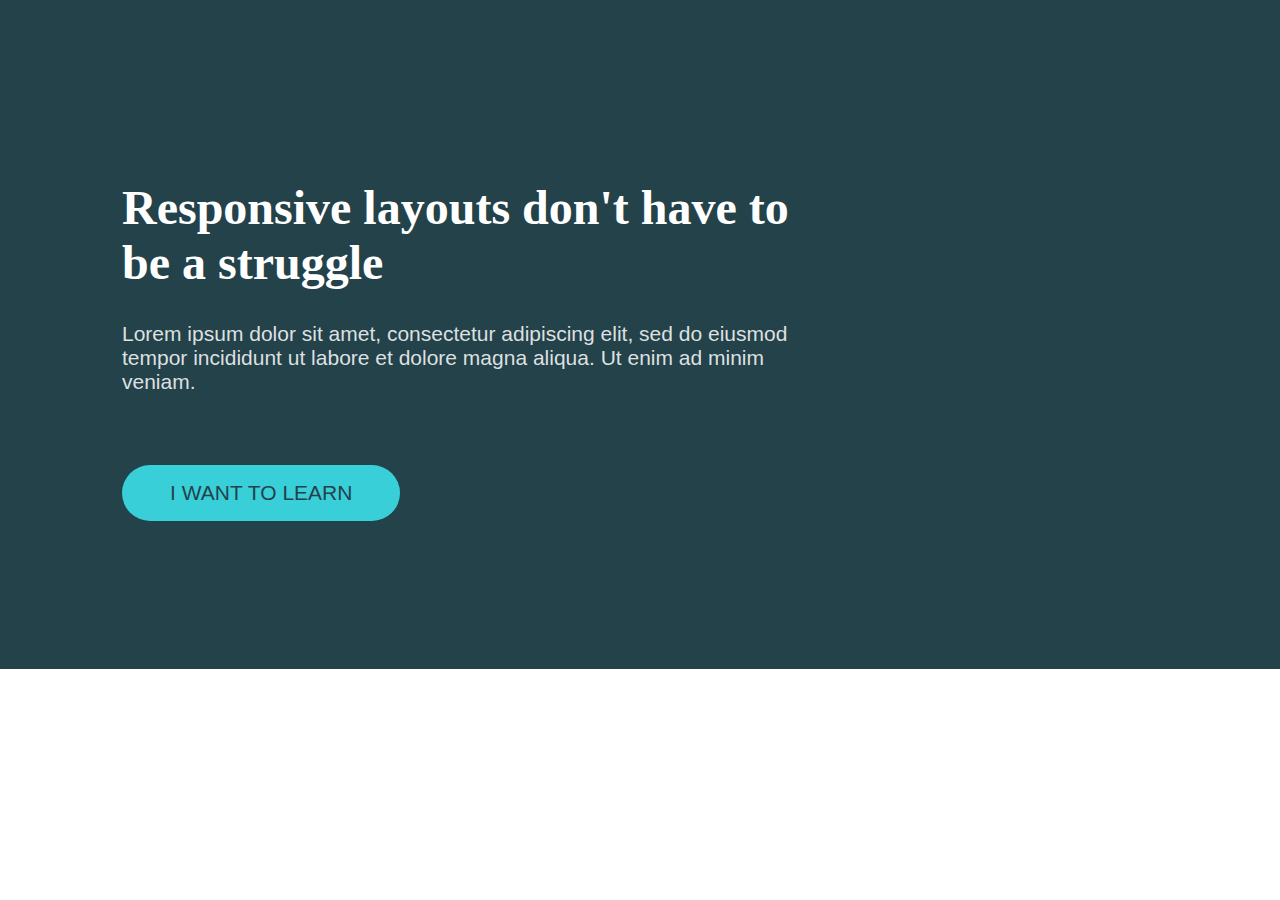
<file: Challenge 3/index.html>
<!DOCTYPE html>
<html lang="en">
<head> 
    <meta charset="UTF-8">
    <meta name="viewport" content="width=device-width, initial-scale=1.0">
    <title>Day 01</title>
 
    <link rel="stylesheet" href="style.css">
</head>
<body>

    <div class="intro">
        <div class="container">
            <div class="intro-content">
                <h1>Responsive layouts don't have to be a struggle</h1>
                <p>Lorem ipsum dolor sit amet, consectetur adipiscing elit, 
                    sed do eiusmod tempor incididunt ut labore et dolore magna aliqua. 
                    Ut enim ad minim veniam.</p>
            </div>
            <button class="button-1">I want to learn</button></div>
        </div> 

</body>
</html>
</file>
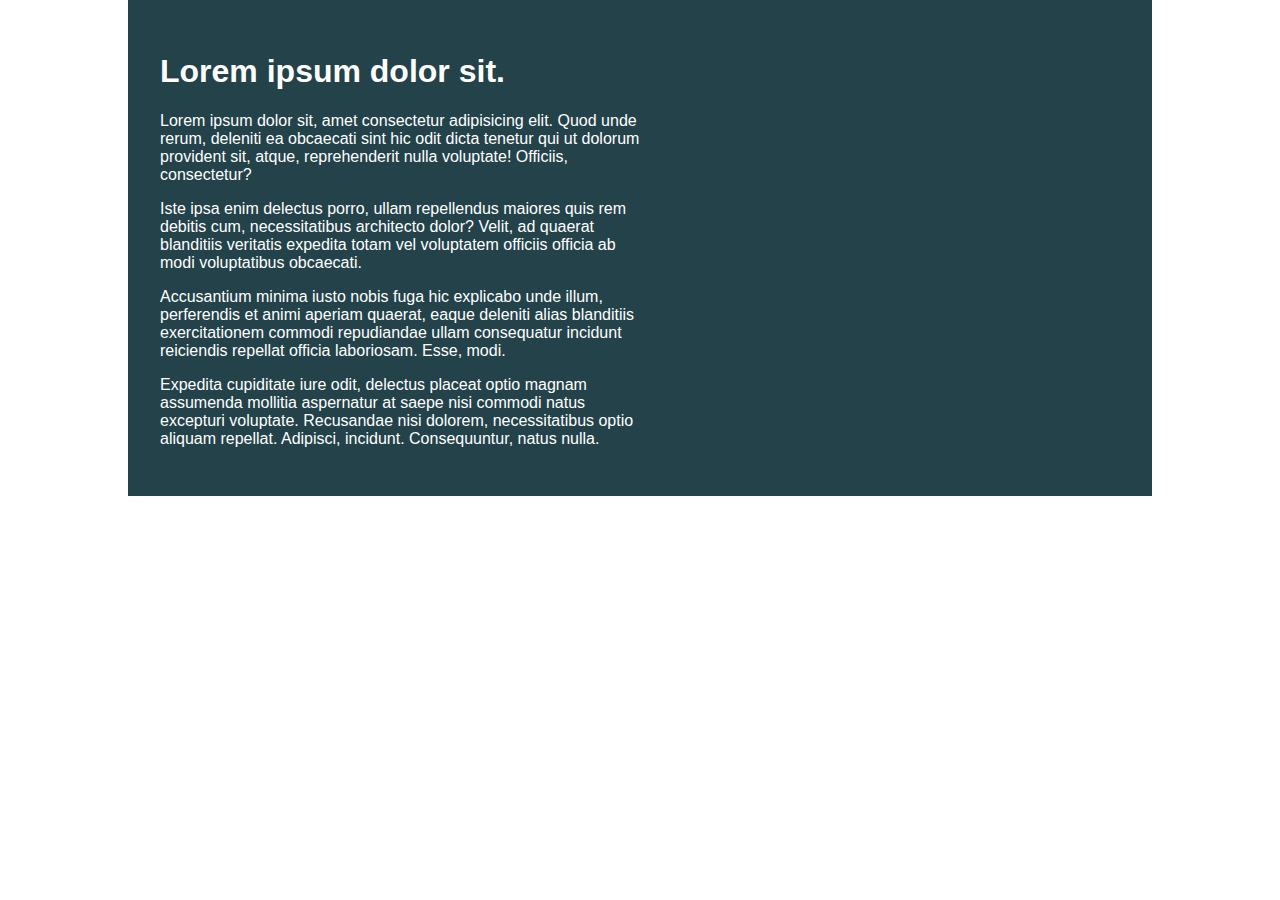
<file: challenge01/index.html>
<!DOCTYPE html>
<html lang="en">

<head>
    <meta charset="UTF-8">
    <meta name="viewport" content="width=device-width, initial-scale=1.0">
    <title>Day 01</title>

    <link rel="stylesheet" href="style.css">
</head>

<body>
    <div class="container">
        <div class="intro-content">
            <h1>Lorem ipsum dolor sit.</h1>
            <p>Lorem ipsum dolor sit, amet consectetur adipisicing elit. Quod unde rerum, deleniti ea obcaecati sint hic
                odit dicta tenetur qui ut dolorum provident sit, atque, reprehenderit nulla voluptate! Officiis,
                consectetur?</p>
            <p>Iste ipsa enim delectus porro, ullam repellendus maiores quis rem debitis cum, necessitatibus architecto
                dolor? Velit, ad quaerat blanditiis veritatis expedita totam vel voluptatem officiis officia ab modi
                voluptatibus obcaecati.</p>
            <p>Accusantium minima iusto nobis fuga hic explicabo unde illum, perferendis et animi aperiam quaerat, eaque
                deleniti alias blanditiis exercitationem commodi repudiandae ullam consequatur incidunt reiciendis
                repellat officia laboriosam. Esse, modi.</p>
            <p>Expedita cupiditate iure odit, delectus placeat optio magnam assumenda mollitia aspernatur at saepe nisi
                commodi natus excepturi voluptate. Recusandae nisi dolorem, necessitatibus optio aliquam repellat.
                Adipisci, incidunt. Consequuntur, natus nulla.</p>
        </div>
    </div>
</body>

</html>
</file>
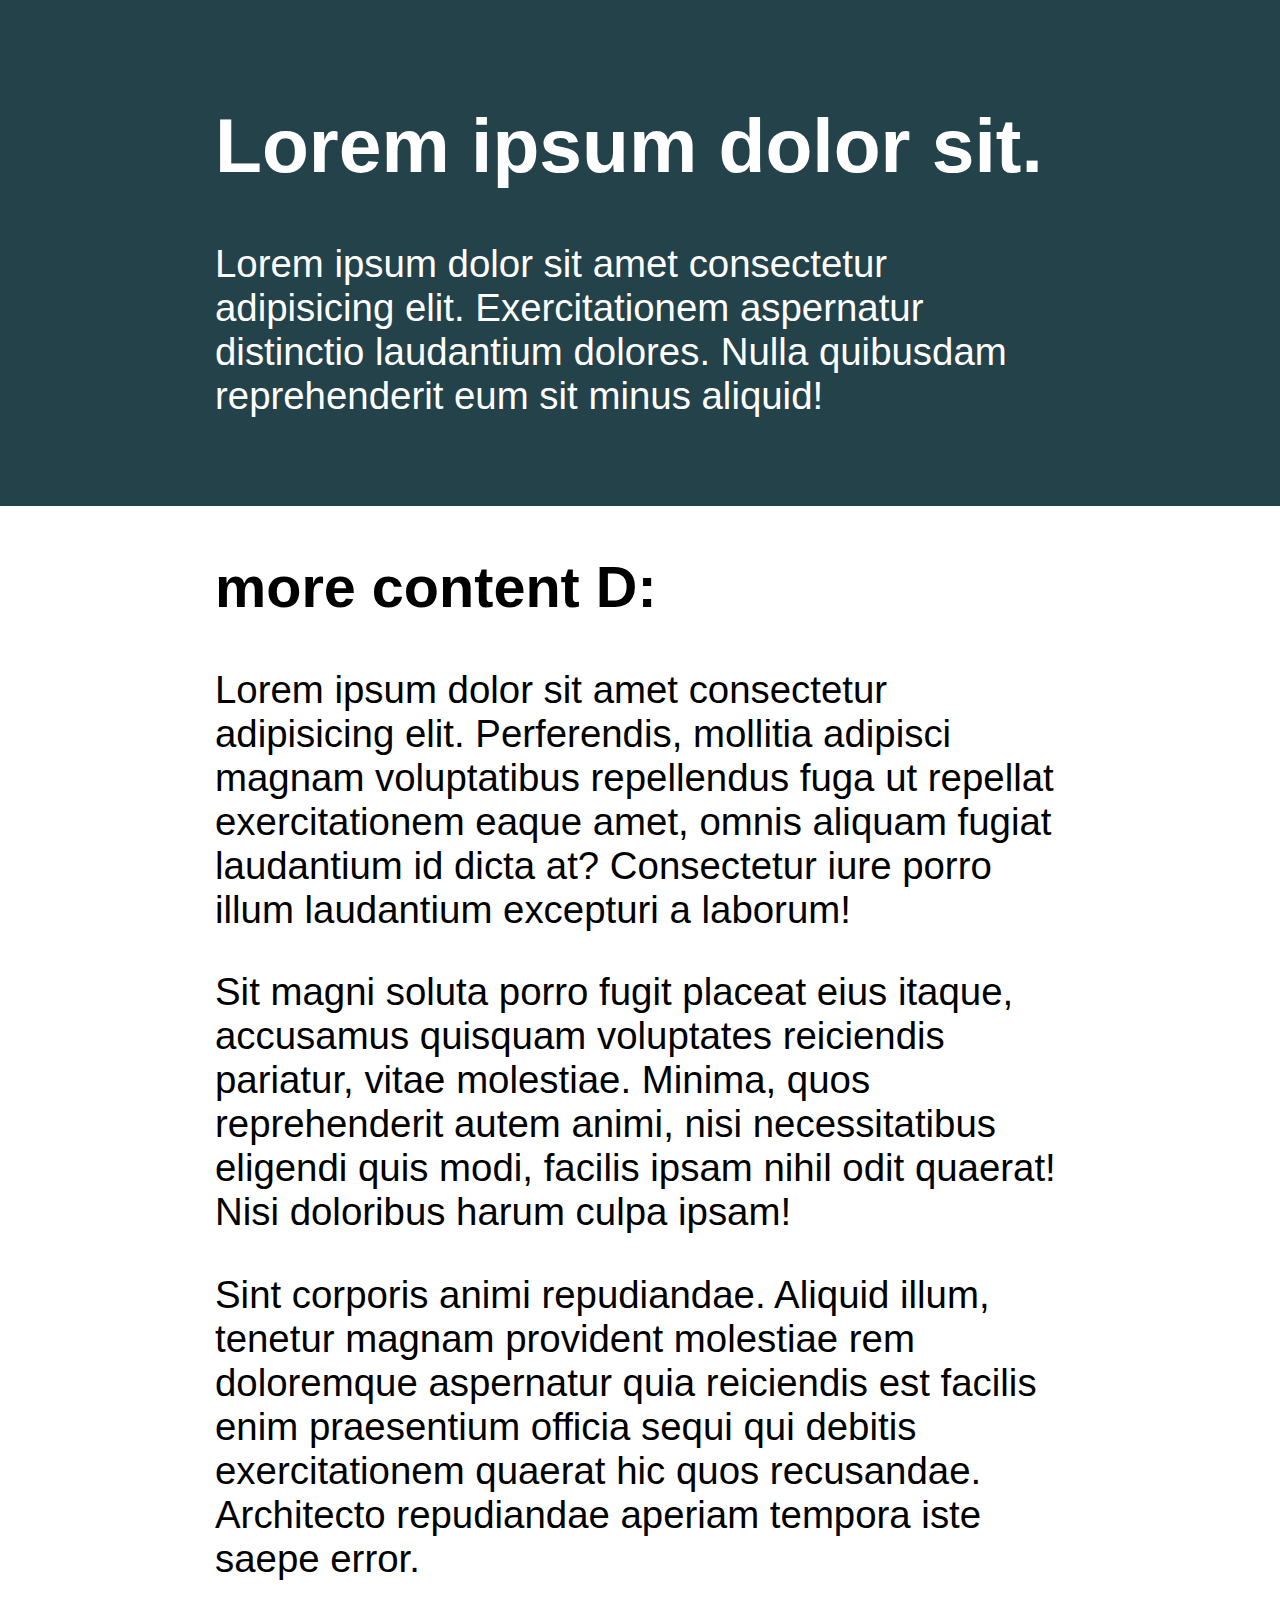
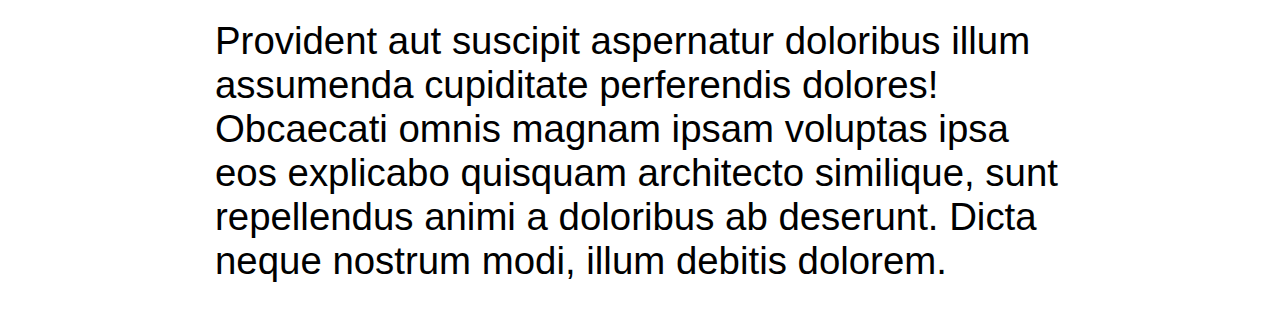
<file: challenge02/index.html>
<!DOCTYPE html>
<html lang="en">
<head> 
    <meta charset="UTF-8">
    <meta name="viewport" content="width=device-width, initial-scale=1.0">
    <title>Day 01</title>
 
    <link rel="stylesheet" href="style.css">
</head>
<body>

    <div class="container">
        <div class="intro-content">
            <h1>Lorem ipsum dolor sit.</h1>
            <p>Lorem ipsum dolor sit amet consectetur adipisicing elit. Exercitationem aspernatur distinctio laudantium dolores. Nulla quibusdam reprehenderit eum sit minus aliquid!</p>
        </div>
    </div>
    <!-- Added a new class-->
    <div class="body-content">
    <h2>more content D:</h2>
    <p>Lorem ipsum dolor sit amet consectetur adipisicing elit. Perferendis, mollitia adipisci magnam voluptatibus repellendus fuga ut repellat exercitationem eaque amet, omnis aliquam fugiat laudantium id dicta at? Consectetur iure porro illum laudantium excepturi a laborum!</p>
    <p>Sit magni soluta porro fugit placeat eius itaque, accusamus quisquam voluptates reiciendis pariatur, vitae molestiae. Minima, quos reprehenderit autem animi, nisi necessitatibus eligendi quis modi, facilis ipsam nihil odit quaerat! Nisi doloribus harum culpa ipsam!</p>
    <p>Sint corporis animi repudiandae. Aliquid illum, tenetur magnam provident molestiae rem doloremque aspernatur quia reiciendis est facilis enim praesentium officia sequi qui debitis exercitationem quaerat hic quos recusandae. Architecto repudiandae aperiam tempora iste saepe error.</p>
    <p>Provident aut suscipit aspernatur doloribus illum assumenda cupiditate perferendis dolores! Obcaecati omnis magnam ipsam voluptas ipsa eos explicabo quisquam architecto similique, sunt repellendus animi a doloribus ab deserunt. Dicta neque nostrum modi, illum debitis dolorem.</p>
</div>

</body>
</html>
</file>
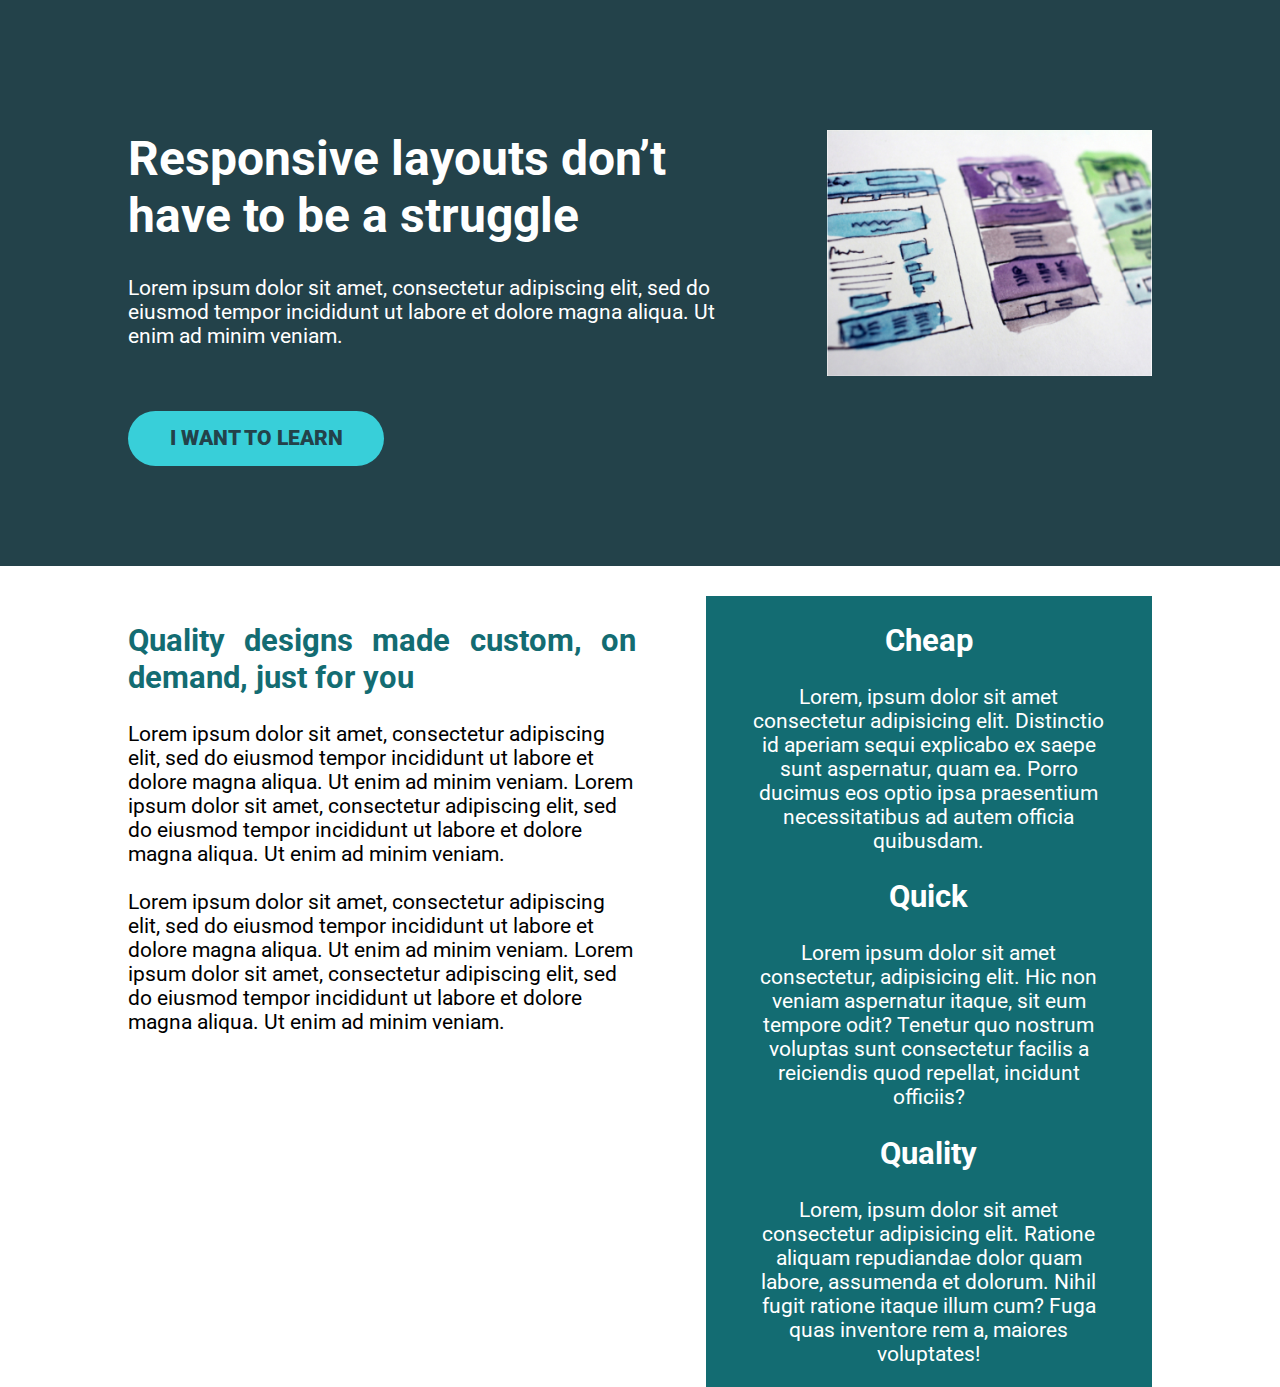
<file: Flexbox challenge 2/index.html>
<!DOCTYPE html>
<html lang="en">
<head>
    <meta charset="UTF-8">
    <meta name="viewport" content="width=device-width, initial-scale=1.0">
    <title>Conquering Rsponsive Layouts</title>
    <link href="https://fonts.googleapis.com/css2?family=Roboto:wght@400;900&display=swap" rel="stylesheet"> 
    <link rel="stylesheet" href="style.css">
</head>
<body>
    <div class="hero">
        <div class="container row">
            <div class="hero__text">
                <h1>Responsive layouts don’t have to be a struggle</h1>
                <p>Lorem ipsum dolor sit amet, consectetur adipiscing elit, sed do eiusmod tempor incididunt ut labore et dolore magna aliqua. Ut enim ad minim veniam.</p>
                <a href="#" class="btn">I want to learn</a>
            </div>
            <div class="hero__img">
                <img src="img/hero-img.jpg" alt="mockup">
            </div>
        </div>
    </div> 
    <section class="container row">
                <div class="content">
                    <h2>
                        Quality designs made custom, on demand, just for you
                    </h2>
                    <p>
                        Lorem ipsum dolor sit amet, consectetur adipiscing elit, sed do eiusmod tempor incididunt ut labore et dolore magna aliqua. Ut enim ad minim veniam. 
                        Lorem ipsum dolor sit amet, consectetur adipiscing elit, sed do eiusmod tempor incididunt ut labore et dolore magna aliqua. Ut enim ad minim veniam.<br>
<br>
Lorem ipsum dolor sit amet, consectetur adipiscing elit, sed do eiusmod tempor incididunt ut labore et dolore magna aliqua. Ut enim ad minim veniam. 
Lorem ipsum dolor sit amet, consectetur adipiscing elit, sed do eiusmod tempor incididunt ut labore et dolore magna aliqua. Ut enim ad minim veniam.
                    </p>
                </div>
        </div>
                    <aside class="sidebar">
                    
                            <h2>Cheap</h2>
                            <p>Lorem, ipsum dolor sit amet consectetur adipisicing elit. Distinctio id aperiam sequi explicabo ex saepe sunt aspernatur, quam ea. Porro ducimus eos optio ipsa praesentium necessitatibus ad autem officia quibusdam.</p>
                        
                            <h2>Quick</h2>
                            <p>Lorem ipsum dolor sit amet consectetur, adipisicing elit. Hic non veniam aspernatur itaque, sit eum tempore odit? Tenetur quo nostrum voluptas sunt consectetur facilis a reiciendis quod repellat, incidunt officiis?</p>
                       
                            <h2>Quality</h2>
                            <p>Lorem, ipsum dolor sit amet consectetur adipisicing elit. Ratione aliquam repudiandae dolor quam labore, assumenda et dolorum. Nihil fugit ratione itaque illum cum? Fuga quas inventore rem a, maiores voluptates!</p>
                                       
                    </aside>
            </div>
            </div>
        </div>
    </section>
    

</body>
</html>
</file>
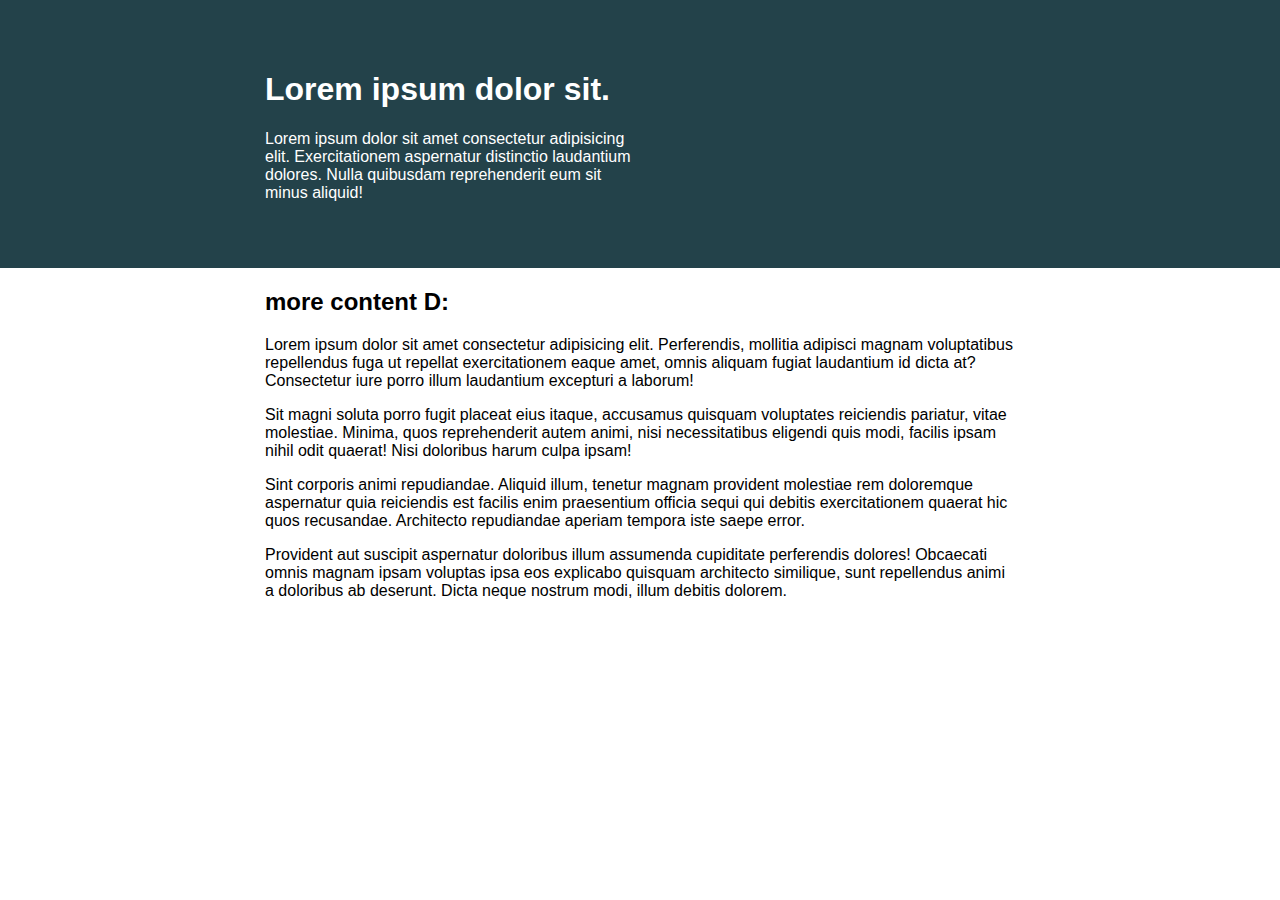
<file: challenge02/KP-solution/index.html>
<!DOCTYPE html>
<html lang="en">
<head> 
    <meta charset="UTF-8">
    <meta name="viewport" content="width=device-width, initial-scale=1.0">
    <title>Day 01</title>
 
    <link rel="stylesheet" href="style.css">
</head>
<body>

    <div class="intro">
        <div class="container">
            <div class="intro-content">
                <h1>Lorem ipsum dolor sit.</h1>
                <p>Lorem ipsum dolor sit amet consectetur adipisicing elit. Exercitationem aspernatur distinctio laudantium dolores. Nulla quibusdam reprehenderit eum sit minus aliquid!</p>
            </div>
        </div>
    </div>


    <div class="container">
        <h2>more content D:</h2>
        <p>Lorem ipsum dolor sit amet consectetur adipisicing elit. Perferendis, mollitia adipisci magnam voluptatibus repellendus fuga ut repellat exercitationem eaque amet, omnis aliquam fugiat laudantium id dicta at? Consectetur iure porro illum laudantium excepturi a laborum!</p>
        <p>Sit magni soluta porro fugit placeat eius itaque, accusamus quisquam voluptates reiciendis pariatur, vitae molestiae. Minima, quos reprehenderit autem animi, nisi necessitatibus eligendi quis modi, facilis ipsam nihil odit quaerat! Nisi doloribus harum culpa ipsam!</p>
        <p>Sint corporis animi repudiandae. Aliquid illum, tenetur magnam provident molestiae rem doloremque aspernatur quia reiciendis est facilis enim praesentium officia sequi qui debitis exercitationem quaerat hic quos recusandae. Architecto repudiandae aperiam tempora iste saepe error.</p>
        <p>Provident aut suscipit aspernatur doloribus illum assumenda cupiditate perferendis dolores! Obcaecati omnis magnam ipsam voluptas ipsa eos explicabo quisquam architecto similique, sunt repellendus animi a doloribus ab deserunt. Dicta neque nostrum modi, illum debitis dolorem.</p>
    </div>


</body>
</html>
</file>
<file: Challenge 3/style.css>
/* INSTRUCTIONS
 *
 * 1) Keep the text inside .intro-content
 *    in the same place, but have the background
 *    extend from one side of the viewport
 *    to the other, no matter how wide or narrow
 *    the browser is.
 *
 * 2) Limit the maximum width of the text in the
 *    bottom area.
 *
 * You may modify the HTML if needed
 * (you probably should for this challenge)
 *
 */

* {
  box-sizing: border-box;
}

body {
  margin: 0;
  font-family: sans-serif;
}

.container {
  width: 80%;
  max-width: 750px;
  top: 148px;
  margin-left: 122px;
}

.intro {
  background: #23424a;
  color: white;
  padding: 148px 0;
}
.button-1 {
  font-size: 21px;
  color: #23424a;
  border-radius: 31.5px;
  background-color: #38cfd9;
  text-transform: uppercase;
  padding: 16px 48px;
  border: none;
  margin-top: 50px;
  bottom: 70px;
  font-style: normal;
}
.intro-content {
  width: 90%;
}
.intro-content h1 {
  font-size: 48px;
  font-family: "Roboto-Regular";
  width: 100%;
  color: #fff;
}
.intro-content p {
  font-size: 21px;
  width: 100%;
  color: rgba(255, 255, 255, 0.85);
}
</file>
<file: challenge01/style.css>
/* INSTRUCTIONS
 *
 * 1) Limit the total width of
 *    the .intro-content to about half
 *    of it's parent
 *
 * 2) Stop the text from overflowing
 *    out the bottom at small screen
 *    widths
 *
 * You may modify the HTML if needed
 *
 */

* {
  box-sizing: border-box;
}

body {
  margin: 0;
  font-family: sans-serif;
}
/** Result**/

/* 1) Added a CSS rule to the intro-content*/
.intro-content {
  width: 50%;
}
/* 2) Added a CSS rule to the intro-content*/

.container {
  background: #23424a;
  color: white;

  width: 80%;
  margin: 0 auto;

  padding: 2em;
  /*height: 300px;*/
}
</file>
<file: challenge02/style.css>
/* INSTRUCTIONS
 *
 * 1) Keep the text inside .intro-content
 *    in the same place, but have the background
 *    extend from one side of the viewport
 *    to the other, no matter how wide or narrow
 *    the browser is.
 *
 * 2) Limit the maximum width of the text in the
 *    bottom area.
 *
 * You may modify the HTML if needed
 * (you probably should for this challenge)
 *
 */
html {
  font-size: 2rem;
}
* {
  box-sizing: border-box;
}

body {
  margin: 0;
  font-family: sans-serif;
}
/* Result Challenge 2*/
/* Remove width and max-width on container*/
.container {
  margin: 0 auto;
  background: #23424a;
  color: white;
  padding: 50px 0;
}
/* Added width, max-width and margin to center the text */

.intro-content {
  margin: 0 auto;
  width: 80%;
  max-width: 850px;
  font-size: 1.2rem;
}
/* Added width, max-width and margin to center the text */

.body-content {
  margin: 0 auto;
  width: 80%;
  font-size: 1.2rem;
  max-width: 850px;
}
</file>
<file: Flexbox challenge 2/style.css>
/* 
////// For this challenge ///////

- All text is in the text.md file

// Requirements
1. Refer to the design specs for the
   overall layout 
2. The image should line up with
   the sidebar in the section
   below

*/

*,
*::before,
*::after {
  box-sizing: border-box;
}

body {
  margin: 0;
  font-family: "Roboto", sans-serif;
  font-size: 1.3rem;
}

img {
  max-width: 100%;
}

h1 {
  font-size: 3rem;
  margin-top: 0;
}

.container {
  width: 80%;
  max-width: 1100px;
  margin: 0 auto;
  padding-top: 30px;
}

.row {
  /* display: flex => flex container */
  display: flex;
  justify-content: space-between;

  gap: 70px;
}

.col {
  /* these are now flex items */
  width: 100%;
}

.col + .col {
  margin-left: 30px;
}

.hero {
  padding: 100px 0;
  background-color: #23424a;
  color: #fff;
}

.hero__text {
  width: 62%;
}

.hero__img {
  width: 32%;
  align-self: flex-start;
}

.hero p {
  margin-bottom: 3em;
}

.btn {
  display: inline-block;
  text-decoration: none;
  text-transform: uppercase;
  color: #23424a;
  font-weight: 900;
  background-color: #38cfd9;
  padding: 0.75em 2em;
  border-radius: 100px;
}

.btn:hover,
.btn:focus {
  opacity: 0.75;
}

.two-col {
  width: 50%;
}
.sidebar {
  background-color: #136c72;
  color: white;
  text-align: center;
  padding: 0 40px;
}
.content h2 {
  color: #136c72;
  text-align: justify;
}
</file>
<file: challenge02/KP-solution/style.css>
/* INSTRUCTIONS
 *
 * 1) Keep the text inside .intro-content
 *    in the same place, but have the background
 *    extend from one side of the viewport
 *    to the other, no matter how wide or narrow
 *    the browser is.
 *
 * 2) Limit the maximum width of the text in the
 *    bottom area.
 *
 * You may modify the HTML if needed
 * (you probably should for this challenge)
 *
 */

* {
  box-sizing: border-box;
}

body {
  margin: 0;
  font-family: sans-serif;
}

.container {
  width: 80%;
  max-width: 750px;
  margin: 0 auto;
}
.intro {
  background: #23424a;
  color: white;
  padding: 50px 0;
}

.intro-content {
  width: 50%;
}
</file>
